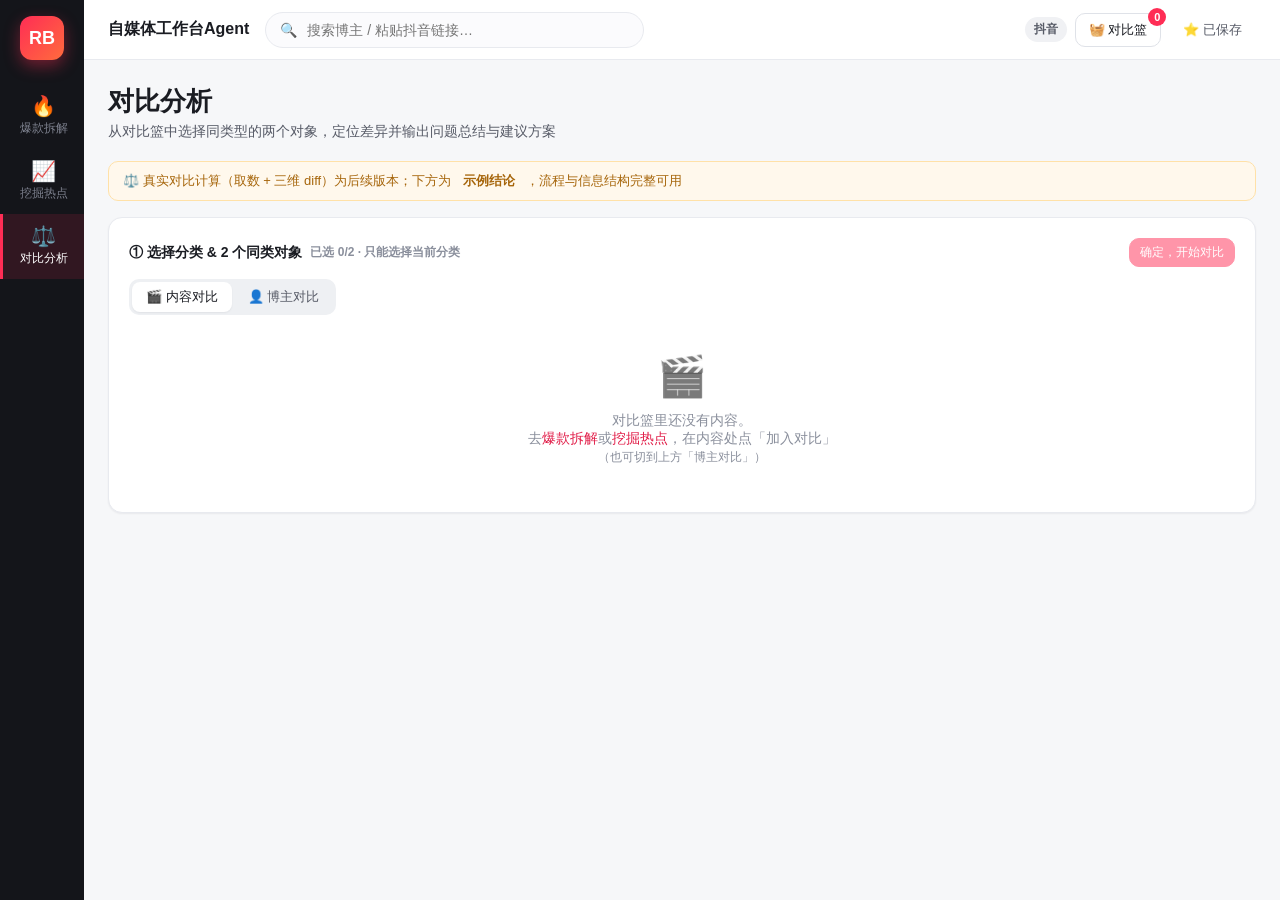
<file: compare.html>
<!DOCTYPE html>
<html lang="zh-CN">
<head>
  <meta charset="UTF-8" />
  <meta name="viewport" content="width=device-width, initial-scale=1.0" />
  <title>对比分析 · 自媒体工作台Agent</title>
  <link rel="stylesheet" href="assets/css/theme.css" />
  <link rel="stylesheet" href="assets/css/layout.css" />
  <link rel="stylesheet" href="assets/css/components.css" />
</head>
<body data-module="compare">
  <div id="app"></div>
  <script type="module" src="assets/js/compare.js"></script>
</body>
</html>
</file>
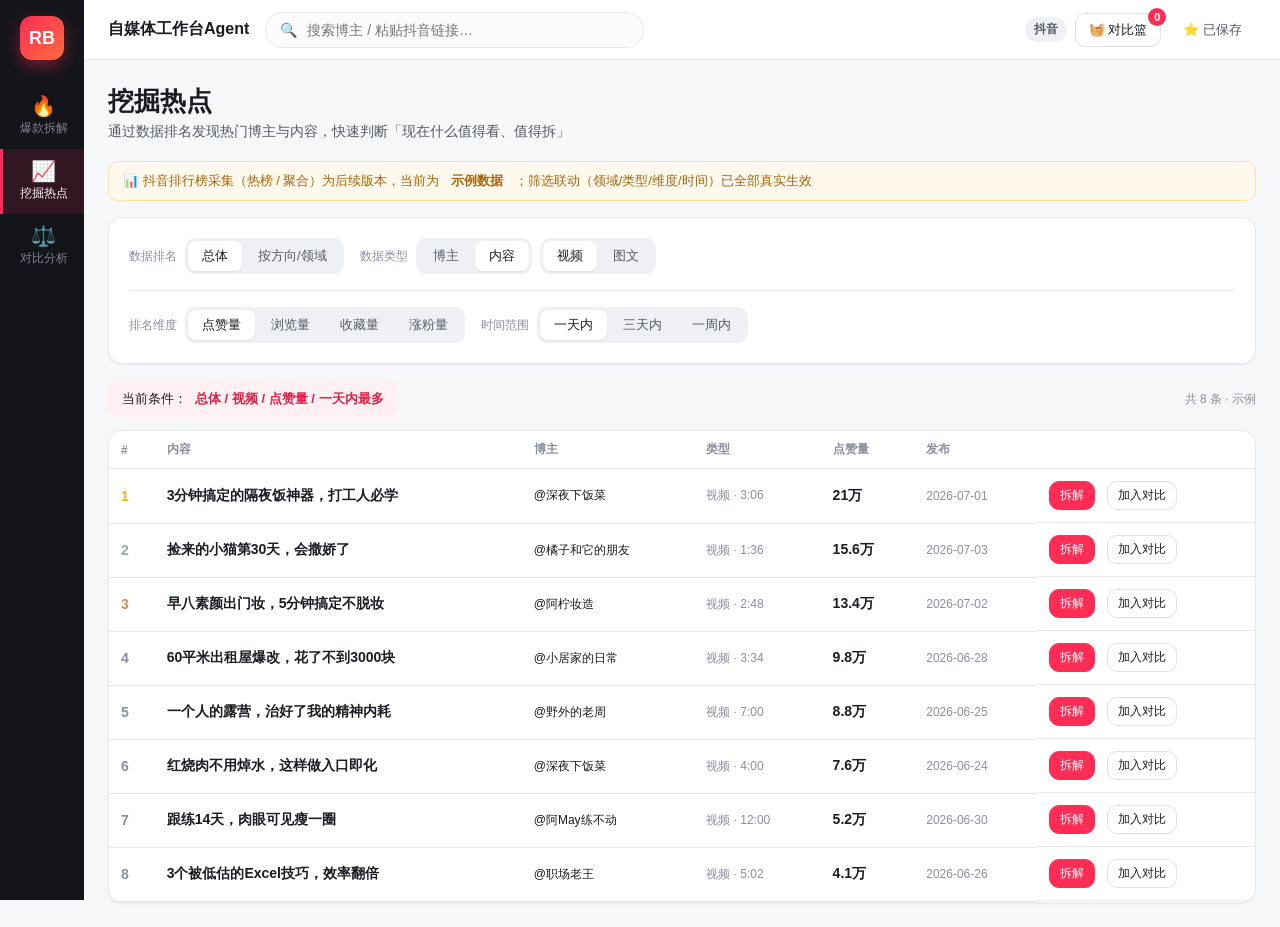
<file: discover.html>
<!DOCTYPE html>
<html lang="zh-CN">
<head>
  <meta charset="UTF-8" />
  <meta name="viewport" content="width=device-width, initial-scale=1.0" />
  <title>挖掘热点 · 自媒体工作台Agent</title>
  <link rel="stylesheet" href="assets/css/theme.css" />
  <link rel="stylesheet" href="assets/css/layout.css" />
  <link rel="stylesheet" href="assets/css/components.css" />
</head>
<body data-module="discover">
  <div id="app"></div>
  <script type="module" src="assets/js/discover.js"></script>
</body>
</html>
</file>
<file: assets/css/theme.css>
/* ============================================================
   theme.css — 设计令牌（颜色 / 间距 / 字体 / 圆角 / 阴影）
   自媒体工作台Agent · redboom
   ============================================================ */
:root {
  /* 品牌色（redboom = 红） */
  --brand:        #ff2d55;
  --brand-600:    #e11d48;
  --brand-50:     #fff1f3;
  --brand-100:    #ffe0e6;

  /* 中性色 */
  --bg:           #f6f7f9;
  --surface:      #ffffff;
  --surface-2:    #fbfbfd;
  --nav-bg:       #14151a;
  --nav-fg:       #c7c9d1;
  --nav-fg-dim:   #7d818e;

  --text:         #1a1c22;
  --text-2:       #565a66;
  --text-3:       #8a8f9c;
  --border:       #e8eaef;
  --border-2:     #dfe2e8;

  /* 语义色 */
  --ok:           #12b76a;
  --warn:         #f79009;
  --danger:       #f04438;
  --info:         #2e90fa;
  --speculative:  #f79009;   /* 推测/依据不足 */

  /* 数据高低（对比差异） */
  --up:           #12b76a;
  --down:         #f04438;

  /* 间距 */
  --sp-1: 4px;  --sp-2: 8px;  --sp-3: 12px; --sp-4: 16px;
  --sp-5: 20px; --sp-6: 24px; --sp-8: 32px; --sp-10: 40px;

  /* 圆角 */
  --r-sm: 6px; --r-md: 10px; --r-lg: 14px; --r-xl: 20px; --r-full: 999px;

  /* 字体 */
  --font: -apple-system, "PingFang SC", "Microsoft YaHei", "Segoe UI", Roboto, Helvetica, Arial, sans-serif;
  --fs-xs: 12px; --fs-sm: 13px; --fs-md: 14px; --fs-lg: 16px;
  --fs-xl: 20px; --fs-2xl: 26px; --fs-3xl: 32px;

  /* 阴影 */
  --shadow-sm: 0 1px 2px rgba(16,24,40,.06);
  --shadow-md: 0 4px 14px rgba(16,24,40,.08);
  --shadow-lg: 0 12px 32px rgba(16,24,40,.12);

  /* 布局尺寸 */
  --nav-w: 84px;
  --topbar-h: 60px;
}

* { box-sizing: border-box; }
html, body { margin: 0; padding: 0; }
body {
  font-family: var(--font);
  font-size: var(--fs-md);
  color: var(--text);
  background: var(--bg);
  -webkit-font-smoothing: antialiased;
}
a { color: inherit; text-decoration: none; }
button { font-family: inherit; cursor: pointer; }
::-webkit-scrollbar { width: 10px; height: 10px; }
::-webkit-scrollbar-thumb { background: #d7dae1; border-radius: 999px; border: 2px solid var(--bg); }
::-webkit-scrollbar-thumb:hover { background: #c2c6cf; }
</file>
<file: assets/css/layout.css>
/* ============================================================
   layout.css — 全局外壳 / 导航 / 分屏 / 响应式栅格
   ============================================================ */

/* ---- App 布局：左侧一级导航 + 右侧主区 ---- */
.app { display: flex; min-height: 100vh; }

/* 左侧一级导航（常驻） */
.sidenav {
  width: var(--nav-w);
  flex: 0 0 var(--nav-w);
  background: var(--nav-bg);
  color: var(--nav-fg);
  display: flex;
  flex-direction: column;
  align-items: center;
  padding: var(--sp-4) 0;
  position: sticky;
  top: 0;
  height: 100vh;
}
.sidenav .logo {
  width: 44px; height: 44px; border-radius: 12px;
  background: linear-gradient(135deg, var(--brand), #ff6b3d);
  color: #fff; font-weight: 800; font-size: 18px;
  display: grid; place-items: center;
  margin-bottom: var(--sp-6);
  box-shadow: 0 6px 16px rgba(255,45,85,.4);
}
.sidenav .nav-item {
  width: 100%;
  display: flex; flex-direction: column; align-items: center; gap: 4px;
  padding: var(--sp-3) 0;
  color: var(--nav-fg-dim);
  font-size: var(--fs-xs);
  border-left: 3px solid transparent;
  transition: color .15s, background .15s;
}
.sidenav .nav-item .ic { font-size: 20px; line-height: 1; }
.sidenav .nav-item:hover { color: var(--nav-fg); background: rgba(255,255,255,.04); }
.sidenav .nav-item.active {
  color: #fff;
  border-left-color: var(--brand);
  background: rgba(255,45,85,.12);
}

/* 右侧：顶栏 + 内容 */
.main { flex: 1; min-width: 0; display: flex; flex-direction: column; }

.topbar {
  height: var(--topbar-h);
  flex: 0 0 var(--topbar-h);
  background: var(--surface);
  border-bottom: 1px solid var(--border);
  display: flex; align-items: center; gap: var(--sp-4);
  padding: 0 var(--sp-6);
  position: sticky; top: 0; z-index: 20;
}
.topbar .brand-name { font-weight: 700; font-size: var(--fs-lg); white-space: nowrap; }
.topbar .search {
  flex: 1; max-width: 420px;
  display: flex; align-items: center; gap: var(--sp-2);
  background: var(--surface-2);
  border: 1px solid var(--border);
  border-radius: var(--r-full);
  padding: 8px 14px;
}
.topbar .search input { border: 0; background: transparent; outline: none; flex: 1; font-size: var(--fs-md); }
.topbar .spacer { flex: 1; }
.topbar .top-actions { display: flex; align-items: center; gap: var(--sp-2); }

.content { flex: 1; min-height: 0; padding: var(--sp-6); }
.content.no-pad { padding: 0; }

/* ---- 爆款拆解：左右分屏 ---- */
.split { display: flex; gap: var(--sp-5); height: calc(100vh - var(--topbar-h) - var(--sp-6) * 2); }
.split .left  { flex: 1 1 58%; min-width: 0; overflow-y: auto; padding-right: 4px; }
.split .right { flex: 1 1 42%; min-width: 380px; max-width: 560px; }

/* 页面标题区 */
.page-head { margin-bottom: var(--sp-5); }
.page-head h1 { font-size: var(--fs-2xl); margin: 0 0 4px; }
.page-head p { color: var(--text-2); margin: 0; font-size: var(--fs-md); }

/* 通用栅格 */
.grid { display: grid; gap: var(--sp-4); }
.grid-2 { grid-template-columns: repeat(2, 1fr); }
.grid-3 { grid-template-columns: repeat(3, 1fr); }

/* ---- 响应式 ---- */
@media (max-width: 1180px) {
  .split { flex-direction: column; height: auto; }
  .split .right { max-width: none; min-width: 0; }
}
@media (max-width: 760px) {
  :root { --nav-w: 100%; }
  .app { flex-direction: column; }
  .sidenav {
    width: 100%; height: auto; flex-direction: row; position: sticky; top: 0;
    justify-content: space-around; padding: var(--sp-2) 0; z-index: 30;
  }
  .sidenav .logo { display: none; }
  .sidenav .nav-item { border-left: 0; border-bottom: 3px solid transparent; padding: 6px 0; }
  .sidenav .nav-item.active { border-left: 0; border-bottom-color: var(--brand); }
  .topbar .brand-name { display: none; }
  .grid-2, .grid-3 { grid-template-columns: 1fr; }
}
</file>
<file: assets/css/components.css>
/* ============================================================
   components.css — 卡片 / 分析器 / 徽标 / 表格 / 按钮 / 状态
   ============================================================ */

/* ---- 按钮 ---- */
.btn {
  display: inline-flex; align-items: center; gap: 6px;
  border: 1px solid var(--border-2); background: var(--surface);
  color: var(--text); border-radius: var(--r-md);
  padding: 7px 13px; font-size: var(--fs-sm); font-weight: 500;
  transition: all .15s;
}
.btn:hover { border-color: #c2c6cf; background: var(--surface-2); }
.btn.primary { background: var(--brand); border-color: var(--brand); color: #fff; }
.btn.primary:hover { background: var(--brand-600); border-color: var(--brand-600); }
.btn.ghost { border-color: transparent; background: transparent; color: var(--text-2); }
.btn.ghost:hover { background: var(--surface-2); color: var(--text); }
.btn.sm { padding: 5px 10px; font-size: var(--fs-xs); }
.btn.block { width: 100%; justify-content: center; }
.btn:disabled { opacity: .5; cursor: not-allowed; }

/* ---- 卡片 ---- */
.card {
  background: var(--surface);
  border: 1px solid var(--border);
  border-radius: var(--r-lg);
  box-shadow: var(--shadow-sm);
}
.card.pad { padding: var(--sp-5); }
.card-title { font-weight: 600; font-size: var(--fs-md); display: flex; align-items: center; gap: 8px; }

/* ---- 徽标 / 标签 ---- */
.badge {
  display: inline-flex; align-items: center; gap: 4px;
  padding: 2px 9px; border-radius: var(--r-full);
  font-size: var(--fs-xs); font-weight: 600; line-height: 1.7;
}
.badge.brand { background: var(--brand-50); color: var(--brand-600); }
.badge.gray  { background: #f0f1f4; color: var(--text-2); }
.badge.info  { background: #eaf3ff; color: var(--info); }
.badge.ok    { background: #e7f8ef; color: var(--ok); }
.badge.speculative { background: #fef3e2; color: var(--speculative); }
.badge.mock  { background: #f0f1f4; color: var(--text-3); border: 1px dashed #cfd3db; }

.tag {
  display: inline-flex; align-items: center;
  padding: 3px 10px; border-radius: var(--r-full);
  background: var(--brand-50); color: var(--brand-600);
  font-size: var(--fs-xs); font-weight: 500;
}
.tag.plain { background: #f0f1f4; color: var(--text-2); }

/* 对比篮计数 */
.basket { position: relative; }
.basket .count {
  position: absolute; top: -6px; right: -6px;
  min-width: 18px; height: 18px; padding: 0 4px;
  background: var(--brand); color: #fff; border-radius: 999px;
  font-size: 11px; font-weight: 700; display: grid; place-items: center;
}

/* 对比篮弹窗 */
.basket-wrap { position: relative; }
.basket-pop {
  position: absolute; top: calc(100% + 8px); right: 0;
  width: 320px; max-height: 70vh; overflow: auto;
  background: var(--surface); border: 1px solid var(--border);
  border-radius: var(--r-lg); box-shadow: var(--shadow-lg); z-index: 50;
}
.basket-pop-head { padding: 12px 14px; border-bottom: 1px solid var(--border); font-weight: 700; display: flex; justify-content: space-between; align-items: baseline; gap: 8px; }
.basket-pop-list { padding: 6px; }
.basket-pop-item { display: flex; align-items: center; gap: 10px; padding: 8px; border-radius: var(--r-md); }
.basket-pop-item:hover { background: var(--surface-2); }
.pop-thumb { width: 44px; height: 34px; flex: 0 0 44px; border-radius: 6px; overflow: hidden; background: linear-gradient(135deg,#eceef2,#dfe2e8); display: grid; place-items: center; color: var(--text-3); font-size: 15px; }
.pop-thumb img { width: 100%; height: 100%; object-fit: cover; }
.basket-pop-foot { display: flex; justify-content: space-between; gap: 8px; padding: 10px 14px; border-top: 1px solid var(--border); }
.type-line { display: flex; align-items: center; gap: 6px; min-width: 0; margin-top: 3px; }
.type-line .muted { overflow: hidden; text-overflow: ellipsis; white-space: nowrap; }
.type-chip {
  flex: 0 0 auto; display: inline-flex; align-items: center;
  padding: 1px 6px; border-radius: 999px; background: var(--surface-2);
  border: 1px solid var(--border); color: var(--text-2);
  font-size: 11px; font-weight: 700; line-height: 1.5;
}

/* 对比分析：选择卡 */
.pick-card { position: relative; display: flex; align-items: center; gap: 10px; padding: 12px; border: 1.5px solid var(--border); border-radius: var(--r-md); background: var(--surface); cursor: pointer; transition: border-color .15s, box-shadow .15s; }
.pick-card:hover { border-color: var(--border-2); box-shadow: var(--shadow-sm); }
.pick-card.on { border-color: var(--brand); background: var(--brand-50); }
.pick-card .pick-badge { position: absolute; top: -8px; left: -8px; width: 22px; height: 22px; border-radius: 50%; background: var(--brand); color: #fff; font-size: 12px; font-weight: 700; display: grid; place-items: center; box-shadow: var(--shadow-sm); }
.pick-actions { display: flex; align-items: center; gap: 6px; flex: 0 0 auto; }
.pick-actions .btn { white-space: nowrap; }

/* ---- 内容卡 / 博主行 ---- */
.content-card {
  display: flex; gap: var(--sp-3); padding: var(--sp-3);
  border: 1px solid var(--border); border-radius: var(--r-md);
  background: var(--surface); transition: box-shadow .15s, border-color .15s;
}
.content-card:hover { box-shadow: var(--shadow-md); border-color: var(--border-2); }
.content-card .cover {
  width: 84px; height: 84px; flex: 0 0 84px;
  border-radius: var(--r-sm); object-fit: cover;
  background: linear-gradient(135deg,#eceef2,#dfe2e8);
  display: grid; place-items: center; color: var(--text-3); font-size: 22px;
}
.content-card .body { flex: 1; min-width: 0; display: flex; flex-direction: column; }
.content-card .title {
  font-weight: 600; font-size: var(--fs-md); margin: 0 0 4px;
  display: -webkit-box; -webkit-line-clamp: 2; -webkit-box-orient: vertical; overflow: hidden;
}
.content-card .meta { color: var(--text-3); font-size: var(--fs-xs); margin-bottom: 6px; }
.content-card .stats { display: flex; gap: var(--sp-4); font-size: var(--fs-xs); color: var(--text-2); }
.content-card .stats b { color: var(--text); font-weight: 700; }
.content-card .actions { margin-top: auto; display: flex; gap: 6px; padding-top: 8px; }

/* 博主行 */
.blogger-row { display: flex; align-items: center; gap: var(--sp-3); padding: var(--sp-3); border-bottom: 1px solid var(--border); }
.blogger-row:last-child { border-bottom: 0; }
.blogger-row .rank { width: 26px; text-align: center; font-weight: 800; color: var(--text-3); font-size: var(--fs-lg); }
.blogger-row .rank.top { color: var(--brand); }
.avatar { width: 44px; height: 44px; border-radius: 50%; object-fit: cover; background: #e6e8ee; flex: 0 0 44px; display:grid; place-items:center; color:var(--text-3); font-weight:700; }
.blogger-row .info { flex: 1; min-width: 0; }
.blogger-row .info .name { font-weight: 600; }
.blogger-row .info .sub { color: var(--text-3); font-size: var(--fs-xs); }

/* ---- 分段控件 / Tab ---- */
.segment { display: inline-flex; background: #eef0f3; border-radius: var(--r-md); padding: 3px; gap: 2px; }
.segment button {
  border: 0; background: transparent; color: var(--text-2);
  padding: 6px 14px; border-radius: 8px; font-size: var(--fs-sm); font-weight: 500;
}
.segment button.active { background: var(--surface); color: var(--text); box-shadow: var(--shadow-sm); }

.tabs { display: flex; gap: 2px; border-bottom: 1px solid var(--border); }
.tabs button {
  border: 0; background: transparent; color: var(--text-2);
  padding: 12px 16px; font-size: var(--fs-md); font-weight: 500;
  border-bottom: 2px solid transparent; margin-bottom: -1px;
}
.tabs button.active { color: var(--brand); border-bottom-color: var(--brand); font-weight: 600; }

/* ---- 分析器 ---- */
.analyzer { display: flex; flex-direction: column; height: 100%; }
.analyzer-head {
  padding: var(--sp-4) var(--sp-5);
  border-bottom: 1px solid var(--border);
  display: flex; align-items: center; gap: var(--sp-3);
}
.analyzer-head .obj-type { font-size: var(--fs-xs); color: var(--text-3); }
.analyzer-head .obj-name { font-weight: 700; font-size: var(--fs-lg); }
.analyzer-body { flex: 1; overflow-y: auto; padding: var(--sp-5); }
.analyzer-foot { border-top: 1px solid var(--border); padding: var(--sp-3) var(--sp-5); display: flex; gap: var(--sp-2); }

/* 指标卡 */
.metric { border: 1px solid var(--border); border-radius: var(--r-md); padding: var(--sp-4); background: var(--surface-2); }
.metric .label { font-size: var(--fs-xs); color: var(--text-3); }
.metric .value { font-size: var(--fs-2xl); font-weight: 800; margin-top: 4px; }
.metric .value.na { color: var(--text-3); font-size: var(--fs-lg); font-weight: 600; }

/* 极值内容小卡 */
.extreme { display: flex; gap: 10px; align-items: center; padding: 8px; border-radius: var(--r-sm); border: 1px solid var(--border); background: var(--surface); }
.extreme .k { font-size: var(--fs-xs); font-weight: 700; padding: 2px 8px; border-radius: var(--r-full); }
.extreme .k.max { background: #e7f8ef; color: var(--ok); }
.extreme .k.min { background: #fdecea; color: var(--danger); }
.extreme .thumb { width: 40px; height: 40px; border-radius: 6px; background: #e6e8ee; flex: 0 0 40px; display:grid;place-items:center;color:var(--text-3); }
.extreme .t { flex: 1; min-width: 0; font-size: var(--fs-sm); overflow: hidden; text-overflow: ellipsis; white-space: nowrap; }
.extreme .n { font-weight: 700; }
.extreme a.jump { color: var(--brand-600); font-size: var(--fs-xs); }

/* 分析分块 */
.block { margin-bottom: var(--sp-5); }
.block > h4 { font-size: var(--fs-md); margin: 0 0 var(--sp-3); display: flex; align-items: center; gap: 8px; }
.block .critique { font-size: var(--fs-lg); font-weight: 600; line-height: 1.5; }

/* 依据块 */
.evidence { margin-top: 8px; border-left: 3px solid var(--brand-100); background: var(--brand-50); padding: 8px 12px; border-radius: 0 8px 8px 0; }
.evidence .src { font-size: var(--fs-xs); color: var(--brand-600); font-weight: 600; margin-bottom: 2px; }
.evidence .quote { font-size: var(--fs-sm); color: var(--text-2); }
details.evidence-toggle > summary { cursor: pointer; color: var(--text-3); font-size: var(--fs-xs); list-style: none; }
details.evidence-toggle > summary::-webkit-details-marker { display: none; }
details.evidence-toggle > summary::before { content: "▸ "; }
details.evidence-toggle[open] > summary::before { content: "▾ "; }

/* 变现标签 */
.monetize-tag { display: flex; align-items: center; gap: 8px; padding: 10px 12px; border: 1px solid var(--border); border-radius: var(--r-md); margin-bottom: 8px; }
.monetize-tag .ico { width: 32px; height: 32px; border-radius: 8px; background: var(--brand-50); display: grid; place-items: center; }
.monetize-tag .n { font-weight: 600; }
.monetize-tag .d { font-size: var(--fs-xs); color: var(--text-3); }

/* ---- 表格（榜单） ---- */
.rank-table { width: 100%; border-collapse: collapse; }
.rank-table th { text-align: left; font-size: var(--fs-xs); color: var(--text-3); font-weight: 600; padding: 10px 12px; border-bottom: 1px solid var(--border); }
.rank-table td { padding: 12px; border-bottom: 1px solid var(--border); vertical-align: middle; }
.rank-table tr:hover td { background: var(--surface-2); }
.rank-num { font-weight: 800; color: var(--text-3); }
.rank-num.top1 { color: #ffb020; } .rank-num.top2 { color: #98a2b3; } .rank-num.top3 { color: #d2915b; }

/* ---- 筛选栏 ---- */
.filterbar { display: flex; flex-wrap: wrap; gap: var(--sp-4); align-items: center; }
.filter-group { display: flex; align-items: center; gap: 8px; }
.filter-group > .lbl { font-size: var(--fs-xs); color: var(--text-3); }
.condition-echo { display: flex; align-items: center; gap: 8px; padding: 10px 14px; background: var(--brand-50); border-radius: var(--r-md); font-size: var(--fs-sm); }
.condition-echo b { color: var(--brand-600); }

/* ---- 状态：加载 / 空 / 失败 / 占位 ---- */
.state { text-align: center; padding: var(--sp-10) var(--sp-6); color: var(--text-3); }
.state .ico { font-size: 40px; margin-bottom: var(--sp-3); opacity: .7; }
.state .msg { font-size: var(--fs-md); }
.state .btn { margin-top: var(--sp-4); }

.skeleton { background: linear-gradient(90deg,#eef0f3 25%,#e4e7ec 37%,#eef0f3 63%); background-size: 400% 100%; animation: sk 1.4s ease infinite; border-radius: 6px; }
@keyframes sk { 0% { background-position: 100% 50%; } 100% { background-position: 0 50%; } }
.sk-line { height: 12px; margin: 8px 0; }
.sk-block { height: 72px; margin: 10px 0; }

/* 占位区（非 MVP 功能） */
.placeholder { position: relative; border: 1px dashed var(--border-2); border-radius: var(--r-md); background: repeating-linear-gradient(45deg,var(--surface-2),var(--surface-2) 10px,#f2f3f6 10px,#f2f3f6 20px); }
.coming-banner { display: flex; align-items: center; gap: 8px; padding: 10px 14px; background: #fff8ec; border: 1px solid #ffe1a8; border-radius: var(--r-md); color: #a6650a; font-size: var(--fs-sm); margin-bottom: var(--sp-4); }

/* 对比差异 */
.diff-row { display: grid; grid-template-columns: 1fr 120px 1fr; align-items: center; gap: 12px; padding: 12px 0; border-bottom: 1px solid var(--border); }
.diff-row .lbl { text-align: center; font-size: var(--fs-xs); color: var(--text-3); }
.diff-row .side { display: flex; flex-direction: column; }
.diff-row .side.b { text-align: right; align-items: flex-end; }
.diff-row .side .v { font-weight: 700; font-size: var(--fs-lg); }
.diff-row .side .up { color: var(--up); } .diff-row .side .down { color: var(--down); }

.problem-item { display: flex; gap: 10px; padding: 12px; border: 1px solid var(--border); border-radius: var(--r-md); margin-bottom: 10px; }
.problem-item .dot { width: 8px; height: 8px; border-radius: 50%; background: var(--danger); margin-top: 6px; flex: 0 0 8px; }

/* 工具类 */
.row { display: flex; align-items: center; } .row.gap { gap: var(--sp-3); } .row.between { justify-content: space-between; }
.col { display: flex; flex-direction: column; }
.muted { color: var(--text-3); } .small { font-size: var(--fs-xs); }
.mt-2{margin-top:8px}.mt-3{margin-top:12px}.mt-4{margin-top:16px}.mb-2{margin-bottom:8px}.mb-3{margin-bottom:12px}.mb-4{margin-bottom:16px}
.divider { height: 1px; background: var(--border); margin: var(--sp-4) 0; }
select.input, input.input { border: 1px solid var(--border-2); border-radius: var(--r-md); padding: 7px 10px; font-size: var(--fs-sm); background: var(--surface); outline: none; }
select.input:focus, input.input:focus { border-color: var(--brand); }
</file>
